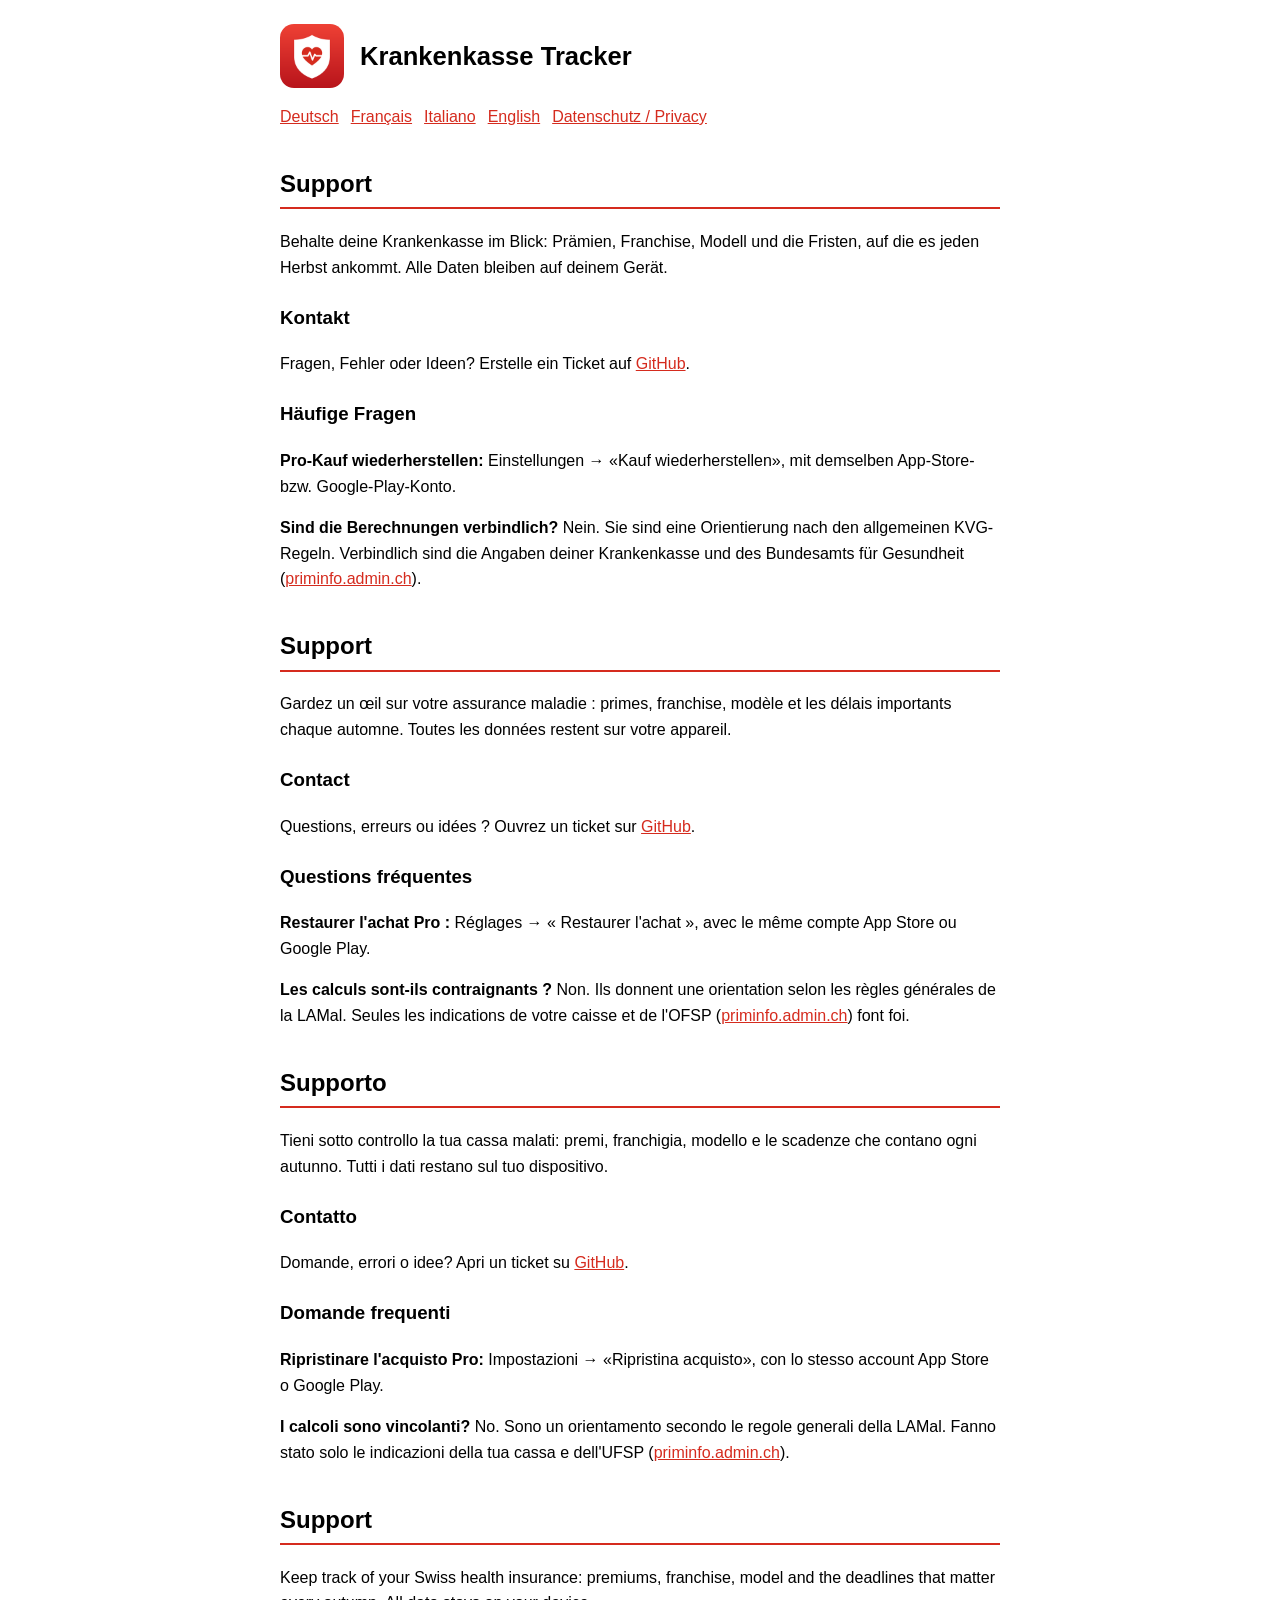
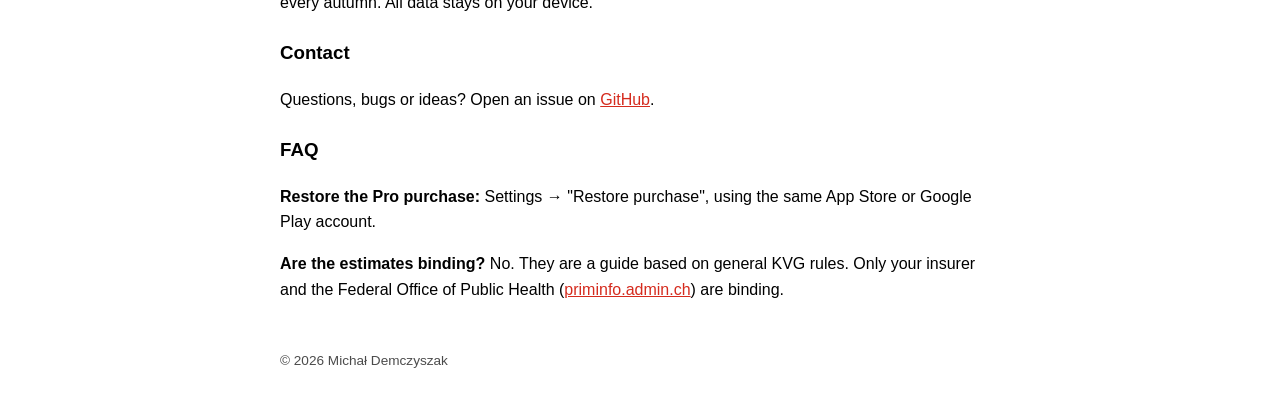
<file: index.html>
<!doctype html>
<html lang="de">
<head>
  <meta charset="utf-8">
  <meta name="viewport" content="width=device-width, initial-scale=1">
  <title>Krankenkasse Tracker – Support</title>
  <link rel="stylesheet" href="style.css">
  <link rel="icon" href="icon-192.png">
</head>
<body>
  <header>
    <img src="icon-192.png" alt="">
    <h1>Krankenkasse Tracker</h1>
  </header>
  <nav>
    <a href="#de">Deutsch</a><a href="#fr">Français</a><a href="#it">Italiano</a><a href="#en">English</a>
    <a href="privacy.html">Datenschutz / Privacy</a>
  </nav>

  <section id="de" lang="de">
    <h2>Support</h2>
    <p>Behalte deine Krankenkasse im Blick: Prämien, Franchise, Modell und die Fristen, auf die es jeden Herbst ankommt. Alle Daten bleiben auf deinem Gerät.</p>
    <h3>Kontakt</h3>
    <p>Fragen, Fehler oder Ideen? Erstelle ein Ticket auf <a href="https://github.com/esener303/krankenkasse-tracker/issues">GitHub</a>.</p>
    <h3>Häufige Fragen</h3>
    <p><strong>Pro-Kauf wiederherstellen:</strong> Einstellungen → «Kauf wiederherstellen», mit demselben App-Store- bzw. Google-Play-Konto.</p>
    <p><strong>Sind die Berechnungen verbindlich?</strong> Nein. Sie sind eine Orientierung nach den allgemeinen KVG-Regeln. Verbindlich sind die Angaben deiner Krankenkasse und des Bundesamts für Gesundheit (<a href="https://www.priminfo.admin.ch/de/praemien">priminfo.admin.ch</a>).</p>
  </section>

  <section id="fr" lang="fr">
    <h2>Support</h2>
    <p>Gardez un œil sur votre assurance maladie : primes, franchise, modèle et les délais importants chaque automne. Toutes les données restent sur votre appareil.</p>
    <h3>Contact</h3>
    <p>Questions, erreurs ou idées ? Ouvrez un ticket sur <a href="https://github.com/esener303/krankenkasse-tracker/issues">GitHub</a>.</p>
    <h3>Questions fréquentes</h3>
    <p><strong>Restaurer l'achat Pro :</strong> Réglages → « Restaurer l'achat », avec le même compte App Store ou Google Play.</p>
    <p><strong>Les calculs sont-ils contraignants ?</strong> Non. Ils donnent une orientation selon les règles générales de la LAMal. Seules les indications de votre caisse et de l'OFSP (<a href="https://www.priminfo.admin.ch/fr/praemien">priminfo.admin.ch</a>) font foi.</p>
  </section>

  <section id="it" lang="it">
    <h2>Supporto</h2>
    <p>Tieni sotto controllo la tua cassa malati: premi, franchigia, modello e le scadenze che contano ogni autunno. Tutti i dati restano sul tuo dispositivo.</p>
    <h3>Contatto</h3>
    <p>Domande, errori o idee? Apri un ticket su <a href="https://github.com/esener303/krankenkasse-tracker/issues">GitHub</a>.</p>
    <h3>Domande frequenti</h3>
    <p><strong>Ripristinare l'acquisto Pro:</strong> Impostazioni → «Ripristina acquisto», con lo stesso account App Store o Google Play.</p>
    <p><strong>I calcoli sono vincolanti?</strong> No. Sono un orientamento secondo le regole generali della LAMal. Fanno stato solo le indicazioni della tua cassa e dell'UFSP (<a href="https://www.priminfo.admin.ch/it/praemien">priminfo.admin.ch</a>).</p>
  </section>

  <section id="en" lang="en">
    <h2>Support</h2>
    <p>Keep track of your Swiss health insurance: premiums, franchise, model and the deadlines that matter every autumn. All data stays on your device.</p>
    <h3>Contact</h3>
    <p>Questions, bugs or ideas? Open an issue on <a href="https://github.com/esener303/krankenkasse-tracker/issues">GitHub</a>.</p>
    <h3>FAQ</h3>
    <p><strong>Restore the Pro purchase:</strong> Settings → "Restore purchase", using the same App Store or Google Play account.</p>
    <p><strong>Are the estimates binding?</strong> No. They are a guide based on general KVG rules. Only your insurer and the Federal Office of Public Health (<a href="https://www.priminfo.admin.ch/en/praemien">priminfo.admin.ch</a>) are binding.</p>
  </section>

  <footer>© 2026 Michał Demczyszak</footer>
</body>
</html>
</file>
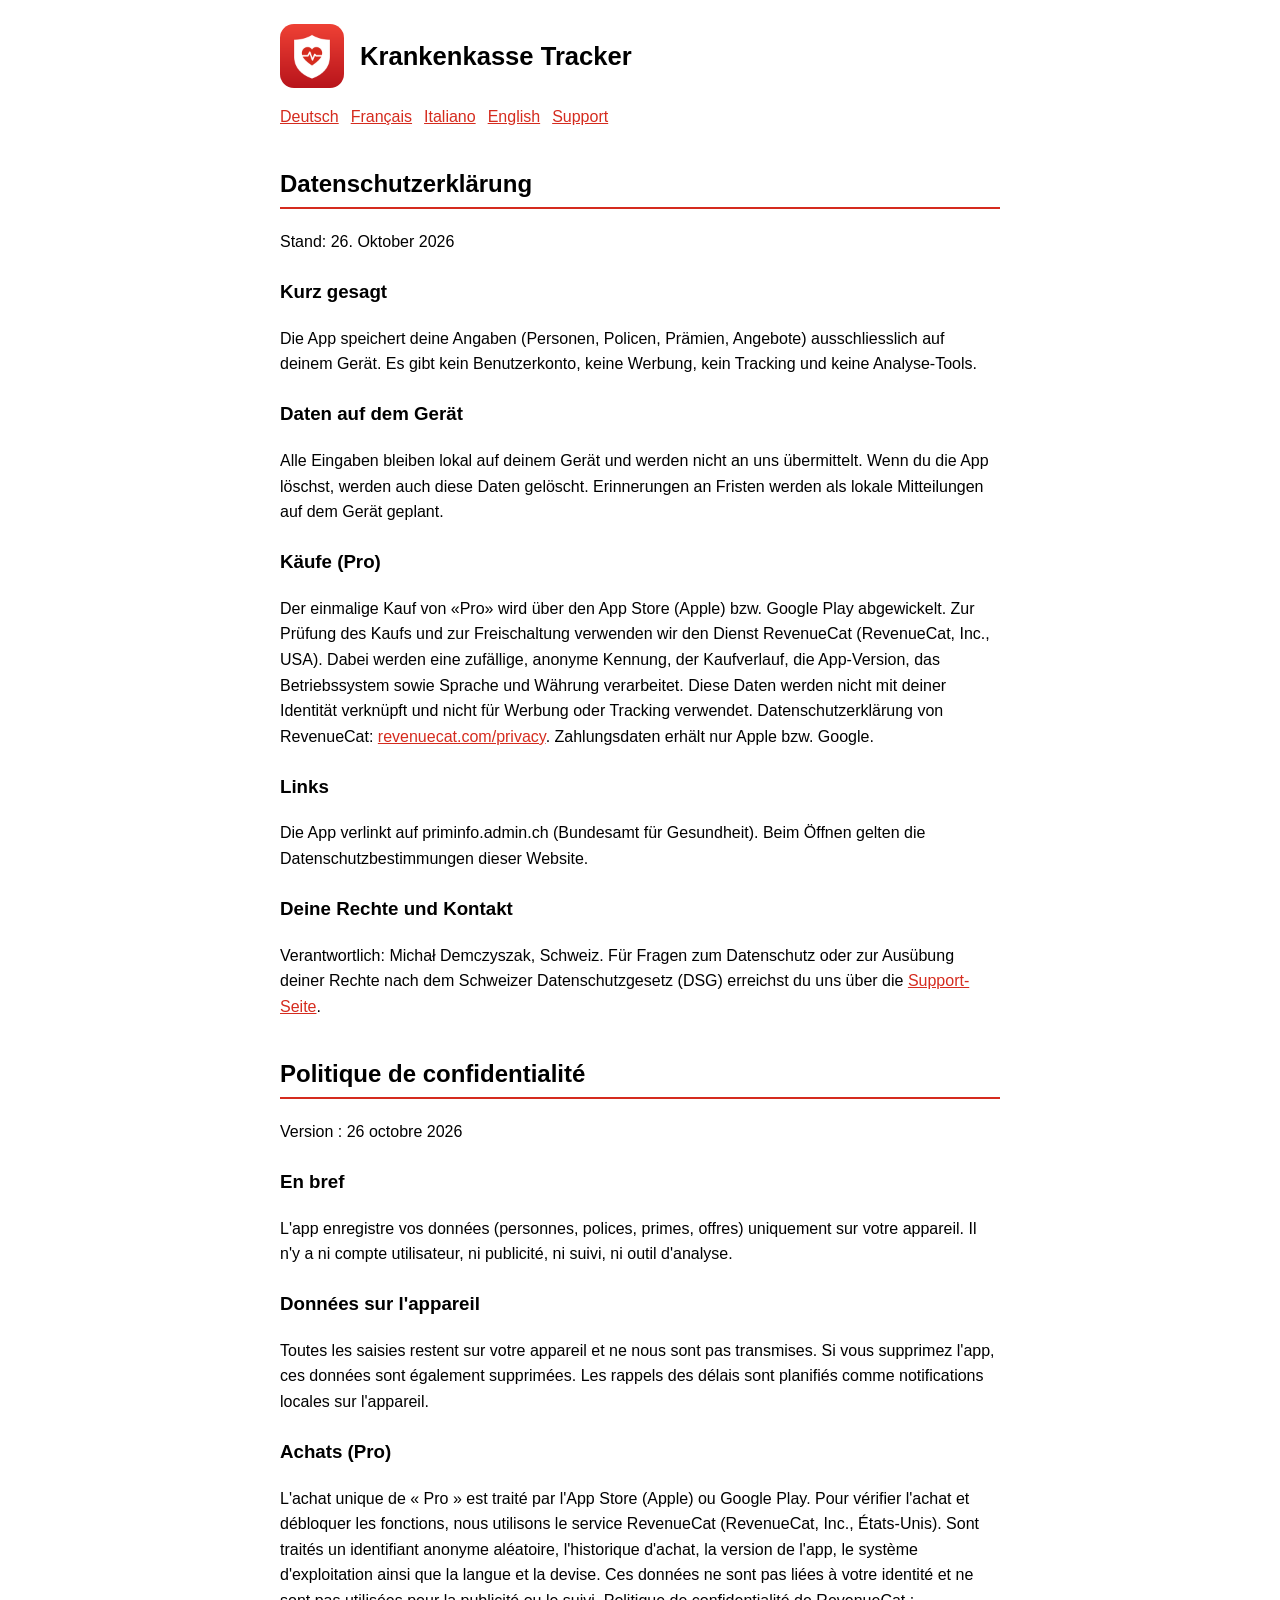
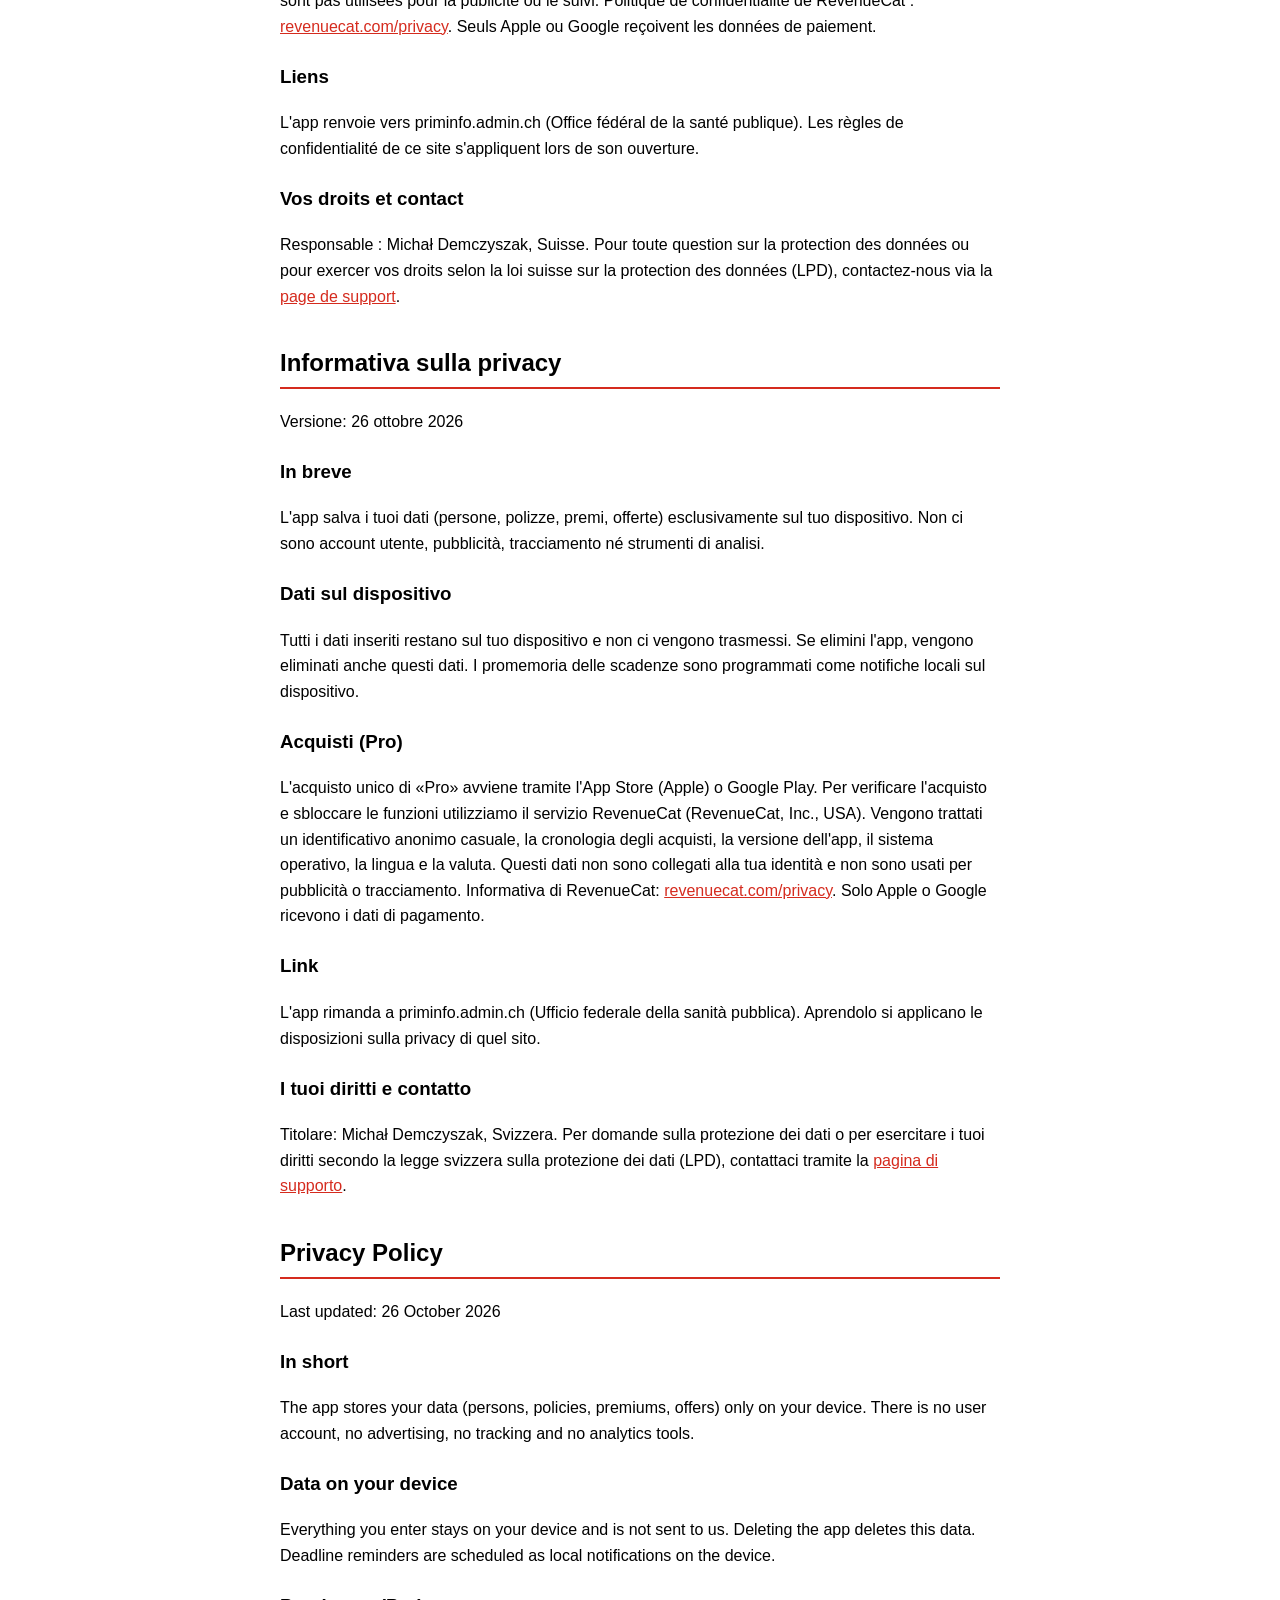
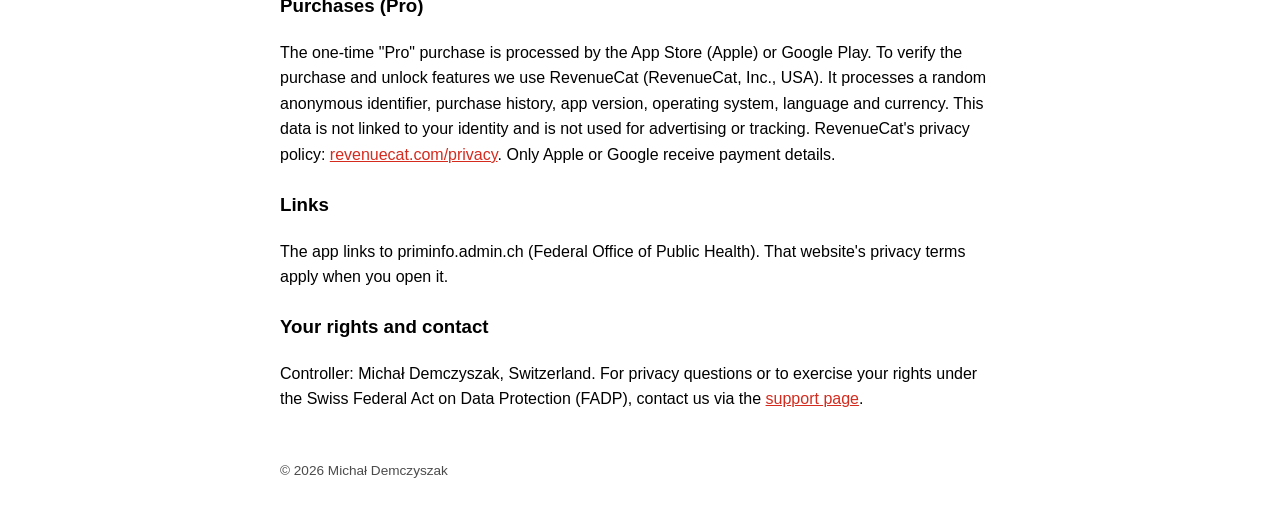
<file: privacy.html>
<!doctype html>
<html lang="de">
<head>
  <meta charset="utf-8">
  <meta name="viewport" content="width=device-width, initial-scale=1">
  <title>Krankenkasse Tracker – Datenschutz / Confidentialité / Privacy</title>
  <link rel="stylesheet" href="style.css">
  <link rel="icon" href="icon-192.png">
</head>
<body>
  <header>
    <img src="icon-192.png" alt="">
    <h1>Krankenkasse Tracker</h1>
  </header>
  <nav>
    <a href="#de">Deutsch</a><a href="#fr">Français</a><a href="#it">Italiano</a><a href="#en">English</a>
    <a href="index.html">Support</a>
  </nav>

  <section id="de" lang="de">
    <h2>Datenschutzerklärung</h2>
    <p>Stand: 26. Oktober 2026</p>
    <h3>Kurz gesagt</h3>
    <p>Die App speichert deine Angaben (Personen, Policen, Prämien, Angebote) ausschliesslich auf deinem Gerät. Es gibt kein Benutzerkonto, keine Werbung, kein Tracking und keine Analyse-Tools.</p>
    <h3>Daten auf dem Gerät</h3>
    <p>Alle Eingaben bleiben lokal auf deinem Gerät und werden nicht an uns übermittelt. Wenn du die App löschst, werden auch diese Daten gelöscht. Erinnerungen an Fristen werden als lokale Mitteilungen auf dem Gerät geplant.</p>
    <h3>Käufe (Pro)</h3>
    <p>Der einmalige Kauf von «Pro» wird über den App Store (Apple) bzw. Google Play abgewickelt. Zur Prüfung des Kaufs und zur Freischaltung verwenden wir den Dienst RevenueCat (RevenueCat, Inc., USA). Dabei werden eine zufällige, anonyme Kennung, der Kaufverlauf, die App-Version, das Betriebssystem sowie Sprache und Währung verarbeitet. Diese Daten werden nicht mit deiner Identität verknüpft und nicht für Werbung oder Tracking verwendet. Datenschutzerklärung von RevenueCat: <a href="https://www.revenuecat.com/privacy">revenuecat.com/privacy</a>. Zahlungsdaten erhält nur Apple bzw. Google.</p>
    <h3>Links</h3>
    <p>Die App verlinkt auf priminfo.admin.ch (Bundesamt für Gesundheit). Beim Öffnen gelten die Datenschutzbestimmungen dieser Website.</p>
    <h3>Deine Rechte und Kontakt</h3>
    <p>Verantwortlich: Michał Demczyszak, Schweiz. Für Fragen zum Datenschutz oder zur Ausübung deiner Rechte nach dem Schweizer Datenschutzgesetz (DSG) erreichst du uns über die <a href="https://github.com/esener303/krankenkasse-tracker/issues">Support-Seite</a>.</p>
  </section>

  <section id="fr" lang="fr">
    <h2>Politique de confidentialité</h2>
    <p>Version : 26 octobre 2026</p>
    <h3>En bref</h3>
    <p>L'app enregistre vos données (personnes, polices, primes, offres) uniquement sur votre appareil. Il n'y a ni compte utilisateur, ni publicité, ni suivi, ni outil d'analyse.</p>
    <h3>Données sur l'appareil</h3>
    <p>Toutes les saisies restent sur votre appareil et ne nous sont pas transmises. Si vous supprimez l'app, ces données sont également supprimées. Les rappels des délais sont planifiés comme notifications locales sur l'appareil.</p>
    <h3>Achats (Pro)</h3>
    <p>L'achat unique de « Pro » est traité par l'App Store (Apple) ou Google Play. Pour vérifier l'achat et débloquer les fonctions, nous utilisons le service RevenueCat (RevenueCat, Inc., États-Unis). Sont traités un identifiant anonyme aléatoire, l'historique d'achat, la version de l'app, le système d'exploitation ainsi que la langue et la devise. Ces données ne sont pas liées à votre identité et ne sont pas utilisées pour la publicité ou le suivi. Politique de confidentialité de RevenueCat : <a href="https://www.revenuecat.com/privacy">revenuecat.com/privacy</a>. Seuls Apple ou Google reçoivent les données de paiement.</p>
    <h3>Liens</h3>
    <p>L'app renvoie vers priminfo.admin.ch (Office fédéral de la santé publique). Les règles de confidentialité de ce site s'appliquent lors de son ouverture.</p>
    <h3>Vos droits et contact</h3>
    <p>Responsable : Michał Demczyszak, Suisse. Pour toute question sur la protection des données ou pour exercer vos droits selon la loi suisse sur la protection des données (LPD), contactez-nous via la <a href="https://github.com/esener303/krankenkasse-tracker/issues">page de support</a>.</p>
  </section>

  <section id="it" lang="it">
    <h2>Informativa sulla privacy</h2>
    <p>Versione: 26 ottobre 2026</p>
    <h3>In breve</h3>
    <p>L'app salva i tuoi dati (persone, polizze, premi, offerte) esclusivamente sul tuo dispositivo. Non ci sono account utente, pubblicità, tracciamento né strumenti di analisi.</p>
    <h3>Dati sul dispositivo</h3>
    <p>Tutti i dati inseriti restano sul tuo dispositivo e non ci vengono trasmessi. Se elimini l'app, vengono eliminati anche questi dati. I promemoria delle scadenze sono programmati come notifiche locali sul dispositivo.</p>
    <h3>Acquisti (Pro)</h3>
    <p>L'acquisto unico di «Pro» avviene tramite l'App Store (Apple) o Google Play. Per verificare l'acquisto e sbloccare le funzioni utilizziamo il servizio RevenueCat (RevenueCat, Inc., USA). Vengono trattati un identificativo anonimo casuale, la cronologia degli acquisti, la versione dell'app, il sistema operativo, la lingua e la valuta. Questi dati non sono collegati alla tua identità e non sono usati per pubblicità o tracciamento. Informativa di RevenueCat: <a href="https://www.revenuecat.com/privacy">revenuecat.com/privacy</a>. Solo Apple o Google ricevono i dati di pagamento.</p>
    <h3>Link</h3>
    <p>L'app rimanda a priminfo.admin.ch (Ufficio federale della sanità pubblica). Aprendolo si applicano le disposizioni sulla privacy di quel sito.</p>
    <h3>I tuoi diritti e contatto</h3>
    <p>Titolare: Michał Demczyszak, Svizzera. Per domande sulla protezione dei dati o per esercitare i tuoi diritti secondo la legge svizzera sulla protezione dei dati (LPD), contattaci tramite la <a href="https://github.com/esener303/krankenkasse-tracker/issues">pagina di supporto</a>.</p>
  </section>

  <section id="en" lang="en">
    <h2>Privacy Policy</h2>
    <p>Last updated: 26 October 2026</p>
    <h3>In short</h3>
    <p>The app stores your data (persons, policies, premiums, offers) only on your device. There is no user account, no advertising, no tracking and no analytics tools.</p>
    <h3>Data on your device</h3>
    <p>Everything you enter stays on your device and is not sent to us. Deleting the app deletes this data. Deadline reminders are scheduled as local notifications on the device.</p>
    <h3>Purchases (Pro)</h3>
    <p>The one-time "Pro" purchase is processed by the App Store (Apple) or Google Play. To verify the purchase and unlock features we use RevenueCat (RevenueCat, Inc., USA). It processes a random anonymous identifier, purchase history, app version, operating system, language and currency. This data is not linked to your identity and is not used for advertising or tracking. RevenueCat's privacy policy: <a href="https://www.revenuecat.com/privacy">revenuecat.com/privacy</a>. Only Apple or Google receive payment details.</p>
    <h3>Links</h3>
    <p>The app links to priminfo.admin.ch (Federal Office of Public Health). That website's privacy terms apply when you open it.</p>
    <h3>Your rights and contact</h3>
    <p>Controller: Michał Demczyszak, Switzerland. For privacy questions or to exercise your rights under the Swiss Federal Act on Data Protection (FADP), contact us via the <a href="https://github.com/esener303/krankenkasse-tracker/issues">support page</a>.</p>
  </section>

  <footer>© 2026 Michał Demczyszak</footer>
</body>
</html>
</file>
<file: style.css>
:root { color-scheme: light dark; --red: #d52b1e; }
body { font: 16px/1.6 -apple-system, BlinkMacSystemFont, "Segoe UI", Roboto, sans-serif; max-width: 720px; margin: 0 auto; padding: 24px; }
header { display: flex; align-items: center; gap: 16px; }
header img { width: 64px; height: 64px; border-radius: 14px; }
h1 { margin: 0; font-size: 1.6rem; }
h2 { margin-top: 2.2rem; border-bottom: 2px solid var(--red); padding-bottom: 4px; }
h3 { margin-top: 1.4rem; }
nav { margin: 16px 0; display: flex; gap: 12px; flex-wrap: wrap; }
nav a, a { color: var(--red); }
footer { margin-top: 3rem; font-size: 0.85rem; opacity: 0.7; }
</file>
